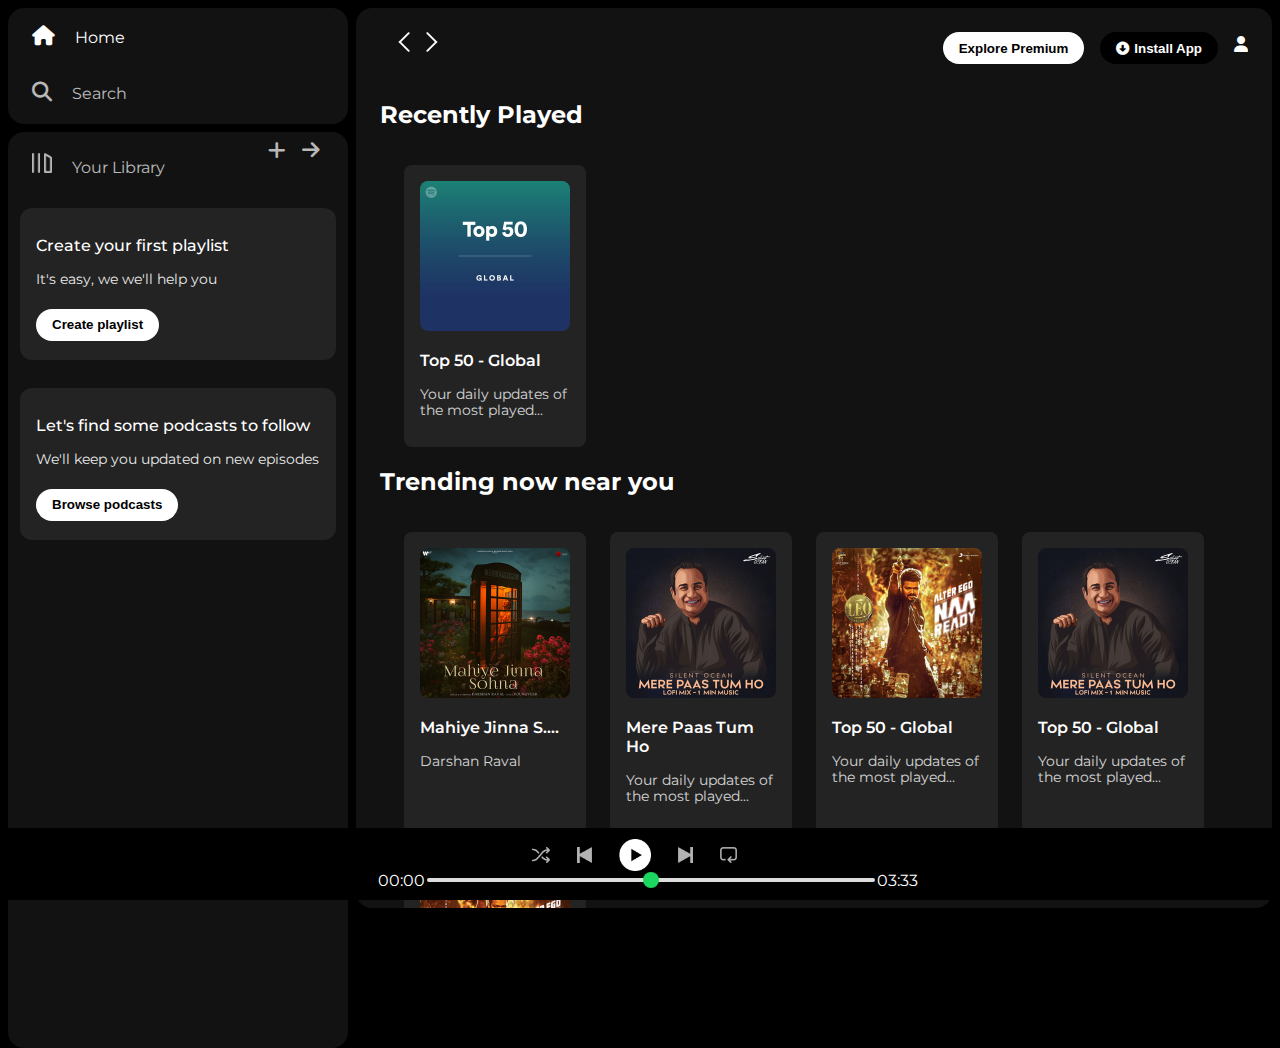
<file: spotifyClone.html>
<!DOCTYPE html>
<html lang="en">
<head>
    <meta charset="UTF-8">
    <meta name="viewport" content="width=device-width, initial-scale=1.0">
    <link rel="stylesheet" href="https://cdnjs.cloudflare.com/ajax/libs/font-awesome/6.7.2/css/all.min.css" integrity="sha512-Evv84Mr4kqVGRNSgIGL/F/aIDqQb7xQ2vcrdIwxfjThSH8CSR7PBEakCr51Ck+w+/U6swU2Im1vVX0SVk9ABhg==" crossorigin="anonymous" referrerpolicy="no-referrer" />
    <link rel="icon" href="logo.png">
    <title>Spotify - Web Player: Music for everyone</title>
    <link rel="stylesheet" href="Spotify.css">
    <link rel="preconnect" href="https://fonts.googleapis.com">
<link rel="preconnect" href="https://fonts.gstatic.com" crossorigin>
<link href="https://fonts.googleapis.com/css2?family=Montserrat:ital,wght@0,100..900;1,100..900&display=swap" rel="stylesheet">
</head>
<body>
    <div class="main">
        <div class="sidebar">
            <div class="nav">
                <div class="nav-option" style="opacity: 1;">
                    <i class="fa-solid fa-house"></i>
                    <a href="#">Home</a>
                </div>
                <div class="nav-option">
                    <i class="fa-solid fa-magnifying-glass"></i>
                    <a href="#">Search</a>
                </div>
            </div>

            <div class="library">
                <div class="options">
                    <div class="lib-option nav-option">
                        <img src="library_icon.png">
                        <a href="#">Your Library</a>
                    </div>
                    <div class="icons">
                        <i class="fa-solid fa-plus"></i>
                        <i class="fa-solid fa-arrow-right"></i>
                    </div>
                </div>
                <div class="lib-box">
                 <div class="box">
                    <p class="box-p1">Create your first playlist</p>
                    <p class="box-p2">It's easy, we we'll help you</p>
                    <button class="badge">Create playlist</button>
                 </div>
                <div class="box">
                    <p class="box-p1">Let's find some podcasts to follow</p>
                    <p class="box-p2">We'll keep you updated on new episodes</p>
                    <button class="badge">Browse podcasts</button>
                </div>
            </div>
        </div>
        </div>
        <div class="main-content">
            <div class="sticky-nav">
                <div class="sticky-nav-icons">
                    <img src="backward_icon.png">
                    <img src="forward_icon.png" class="hide">
                </div>
                <div class="sticky-nav-options">
                    <button class="badge nav-item hide">Explore Premium</button>
                    <button class="badge nav-item dark-badge"><i class="fa-solid fa-circle-down" style="margin-right: 5px;"></i>Install App</button>
                    <i class="fa-solid fa-user"></i>
                </div>
            </div>
                 <h2>Recently Played</h2>
                 <div class="cards-container">
                    <div class="card">
                        <img src="card1img.jpeg" class="card-img">
                        <p class="card-title">Top 50 - Global</p>
                        <p class="card-info">Your daily updates of the most played...</p>
                    </div>
             </div>

             <h2>Trending now near you</h2>
                 <div class="cards-container">
                    <div class="card">
                        <img src="card2img.jpeg" class="card-img">
                        <p class="card-title">Mahiye Jinna S....</p>
                        <p class="card-info">Darshan Raval</p>
                    </div>
                    <div class="card">
                        <img src="card3img.jpeg" class="card-img">
                        <p class="card-title">Mere Paas Tum Ho</p>
                        <p class="card-info">Your daily updates of the most played...</p>
                    </div>
                    <div class="card">
                        <img src="card4img.jpeg" class="card-img">
                        <p class="card-title">Top 50 - Global</p>
                        <p class="card-info">Your daily updates of the most played...</p>
                    </div>
                    <div class="card">
                        <img src="card3img.jpeg" class="card-img">
                        <p class="card-title">Top 50 - Global</p>
                        <p class="card-info">Your daily updates of the most played...</p>
                    </div>
                    <div class="card">
                        <img src="card4img.jpeg" class="card-img">
                        <p class="card-title">Top 50 - Global</p>
                        <p class="card-info">Your daily updates of the most played...</p>
                    </div>
                </div>
                <h2>Featured Charts</h2>
                 <div class="cards-container">
                    <div class="card">
                        <img src="card5img.jpeg" class="card-img">
                        <p class="card-title">Top Songs - Global</p>
                        <p class="card-info">Your weekly update of the most played...</p>
                    </div>
                    <div class="card">
                        <img src="card6img.jpeg" class="card-img">
                        <p class="card-title">Top Songs - India</p>
                        <p class="card-info">Your weekly update of the most played... </p>
                    </div>
                    <div class="card">
                        <img src="card1img.jpeg" class="card-img">
                        <p class="card-title">Top 50 - Global</p>
                        <p class="card-info">Your daily updates of the most played...</p>
                    </div>
             </div>
             <div class="footer">
                <div class="line"></div>
             </div>

        </div>
        <div class="music-player">
            <div class="album"></div>
            <div class="player">
                <div class="player-controls">
                    <img src="player_icon1.png" class="player-control-icon">
                    <img src="player_icon2.png" class="player-control-icon">
                    <img src="player_icon3.png" class="player-control-icon" style="opacity: 1; height: 2rem;">
                    <img src="player_icon4.png" class="player-control-icon">
                    <img src="player_icon5.png" class="player-control-icon">
                </div>
                <div class="playback-bar">
                    <span class="curr-time">00:00</span>
                    <input type="range" min="0" max="100" class="progress-bar" step="1">
                    <span class="tot-time">03:33</span>
                </div>
            </div>
            <div class="controls"></div>
        </div>
    </div>
</body>
</html>
</file>
<file: Spotify.css>
body { 
    font-family: "Montserrat", sans-serif;
    margin: 0;
    background-color: black;
    color: white;
    overflow: hidden;
}
.main{
    display: flex;
    height: 100vh;
    padding: 0.5rem;
}
.sidebar{
    background-color: black;
    width: 340px;
    border-radius: 1rem; /*16px*/
    margin-right: 0.5rem;
}
.main-content{
    background-color: #121212;
    flex: 1;
    border-radius: 1rem;
    overflow: auto;
    padding: 0 1.5rem 0 1.5rem;
}
.music-player{
    background-color: black;
    position: fixed;
    bottom: 0;
    width: 100%;
    height: 72px;
}
a{
    text-decoration: none;
    color: white;
}
.nav{
    background-color: #121212;
    border-radius: 1rem;
    display: flex;
    flex-direction: column;
    justify-content: center;
    height: 100px;
    padding: 0.5rem 0.75rem;
}
.nav-option{
   line-height: 2.5rem;
 opacity: 0.7;
 padding: 0.5rem 0.75rem;
}
.nav-option:hover{
    opacity: 1;
}
.nav-option i{
    font-size: 1.25rem;

}
.nav-option a{
    font-size: 1rem;
    margin-left: 1rem;
}
.library{
    background-color: #121212;
    border-radius: 1rem;
    height: 100%;
    margin-top: 0.5rem;
    padding: 0.5rem 0.75rem;
}
.options{
    display: flex;
    justify-content: space-between;
}
.lib-option img{
    height: 1.25rem;
    width: 1.25rem;
}
.icons{
    font-size: 1.25rem;
    display: flex;
}
.icons i{
    opacity: 0.7;
    margin-right: 1rem;
}
.icons i:hover{
    opacity: 1;
}
.box{
    background-color: #232323;
    height: 8rem;
    border-radius: 0.75rem;
    margin: 0.75rem 0 1.75rem 0;
    padding: 0.75rem 1rem;
}
.box-p1{
    font-size: 1rem;
    font-weight: 500;
}
.box-p2{
    font-size: 0.85rem;
    opacity: 0.9;
}
.badge{
    background-color: #fff;
    border: none;
    border-radius: 100px;
    padding: 0.25rem 1rem;
    font-weight: 700;
    margin-top: 0.5rem;
    height: 2rem;
    width: fit-content;
}
.dark-badge{
    background-color: #000;
    color: #fff;
}
.sticky-nav{
    position: sticky;
    top: 0;
    background-color: #121212;
    display: flex;
    justify-content: space-between;
    align-items: center;
    padding: 1rem 0 1rem 0;
    z-index: 10;
}
.sticky-nav-icons{
    margin-left: 0.75rem;
}
.sticky-nav-options{
    display: flex;
    justify-content: center;
    align-items: center;
}
.nav-item{
    margin-right: 1rem;
}
@media (max-width: 1000px){
    .hide{
        display: none;
    }
}
.card{
    background-color: #232323;
    width: 150px;
    border-radius: 0.5rem;
    padding: 1rem;
    margin-left: 1.5rem;
    margin-top: 1rem;
}
.cards-container{
    display: flex;
    flex-wrap: wrap;
}
.card-img{
    width: 100%;
    border-radius: 0.5rem;
}
.card-title{
    font-weight: 600;
}
.card-info{
    font-size: 0.85rem;
    opacity: 0.8;
}

.footer{
    height: 300px;
    display: flex;
    align-items: center;
    justify-content: center;
}
.line{
    width: 90%;
    height: 50%;
    border-top: 1px solid white;
    opacity: 0.4;
}

.music-player{
    display: flex;
    justify-content: space-between;
    align-items: center;
}
.album{
    width: 25%;
}
.player{
    width: 50%;
}
.controls{
    width: 25%;
}
.player-controls{
    display: flex;
    justify-content: center;
    align-items: center;
}
.player-control-icon{
    height: 1rem;
    margin-right: 1.7rem;
    opacity: 0.7;
}
.player-control-icon:hover{
    opacity: 1;
}

.playback-bar{
    display: flex;
    justify-content: center;
    align-items: center;
}
.progress-bar{
    width: 70%;
    appearance: none;
    background-color: transparent;
    cursor: pointer;

}
.progress-bar::-webkit-slider-runnable-track{
    background-color: #ddd;
    border-radius: 100px;
    height: 0.2rem;
}
.progress-bar::-webkit-slider-thumb{
    appearance: none;
    height: 16px;
    width: 16px;
    background-color: #1bd760;
    border-radius: 50%;
    margin-top: -6px;
}
</file>
